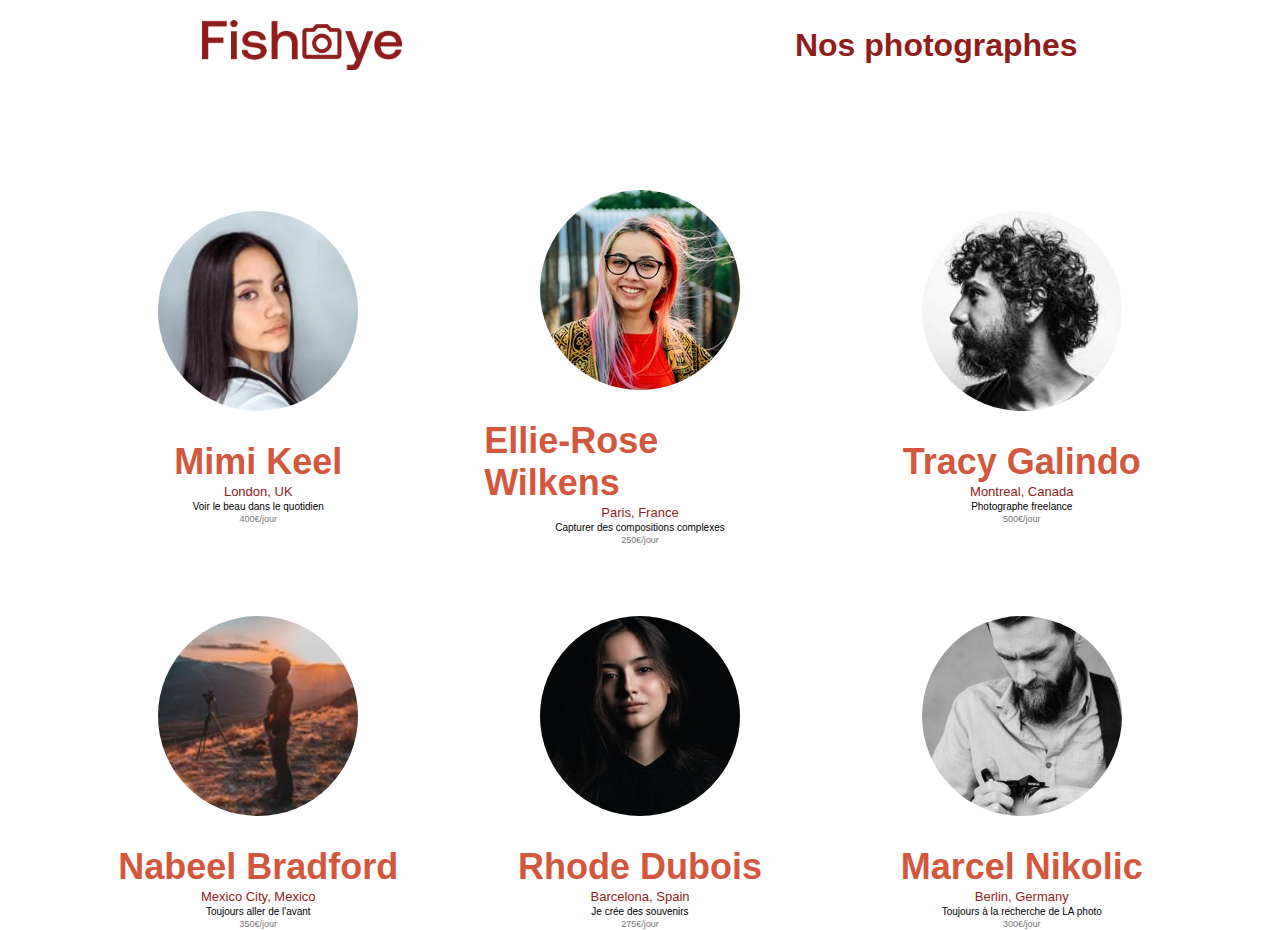
<file: index.html>
<!DOCTYPE html>
<html lang="fr-FR">
  <head>
    <link href="./css/style.css" rel="stylesheet" type="text/css" />
    <meta charset="utf-8">
    <link rel="icon" type="image/png" href="assets/favicon.png">
    <link rel="preconnect" href="https://fonts.googleapis.com/css?family=DM+Sans&display=swap" crossorigin>
    <title>Fisheye</title>
  </head>
  <body>
    <header>
        <img src="assets/images/logo.png" class="logo"  alt="logo"/>
        <h1>Nos photographes</h1>
    </header>
    <main id="main">
        <div class="photographer_section"></div>
    </main>
    <script src="scripts/pages/index.js" type="module"></script>
  </body>
</html>
</file>
<file: css/style.css>
@import url("photographer.css");

body {
    font-family: "DM Sans", lucida, sans-serif;
    margin: 0 auto;
    max-width: 1400px;
    padding : 0 8%;
}


header {
    display: flex;
    flex-direction: row;
    justify-content: space-between;
    align-items: center;
    height: 90px;
    padding-left: 100px;
}

h1 {
    color: #901C1C;
    margin-right: 100px;
}


.logo {
    height: 50px;
}

.photographer_section {
    display: grid;
    grid-template-columns: 1fr 1fr 1fr;
    gap: 70px;
    margin-top: 100px;
}

.photographer_section article {
    justify-self: center;
    display: flex;
    justify-content: center;
    align-items: center;
    flex-direction: column;
}

.photographer_section article h2 {
    color: #D3573C;
    font-size: 36px;
    margin-bottom: 0;
}

.photographer_section article img {
    height: 200px;
    width: 200px;
    border-radius: 50%;
    object-fit: cover;
}

.content_photographer {
    display: flex;
    flex-direction: column;
    align-items: center;
    justify-content: center;
}

.content_location {
    color: #901C1C;
    font-size: 13px;
    font-style: normal;
    font-weight: 400;
    line-height: 17px;
}
.margin_padding{
    margin: 0;
    padding: 0;
}
.content_price {
    color: #757575;
    font-size: 9px;
    line-height: 12px;
    font-weight: 400;
    font-style: normal;
}

.content_tag {
    font-style: normal;
    font-size: 10px;
    line-height: 13px;
    font-weight: 400;
}
</file>
